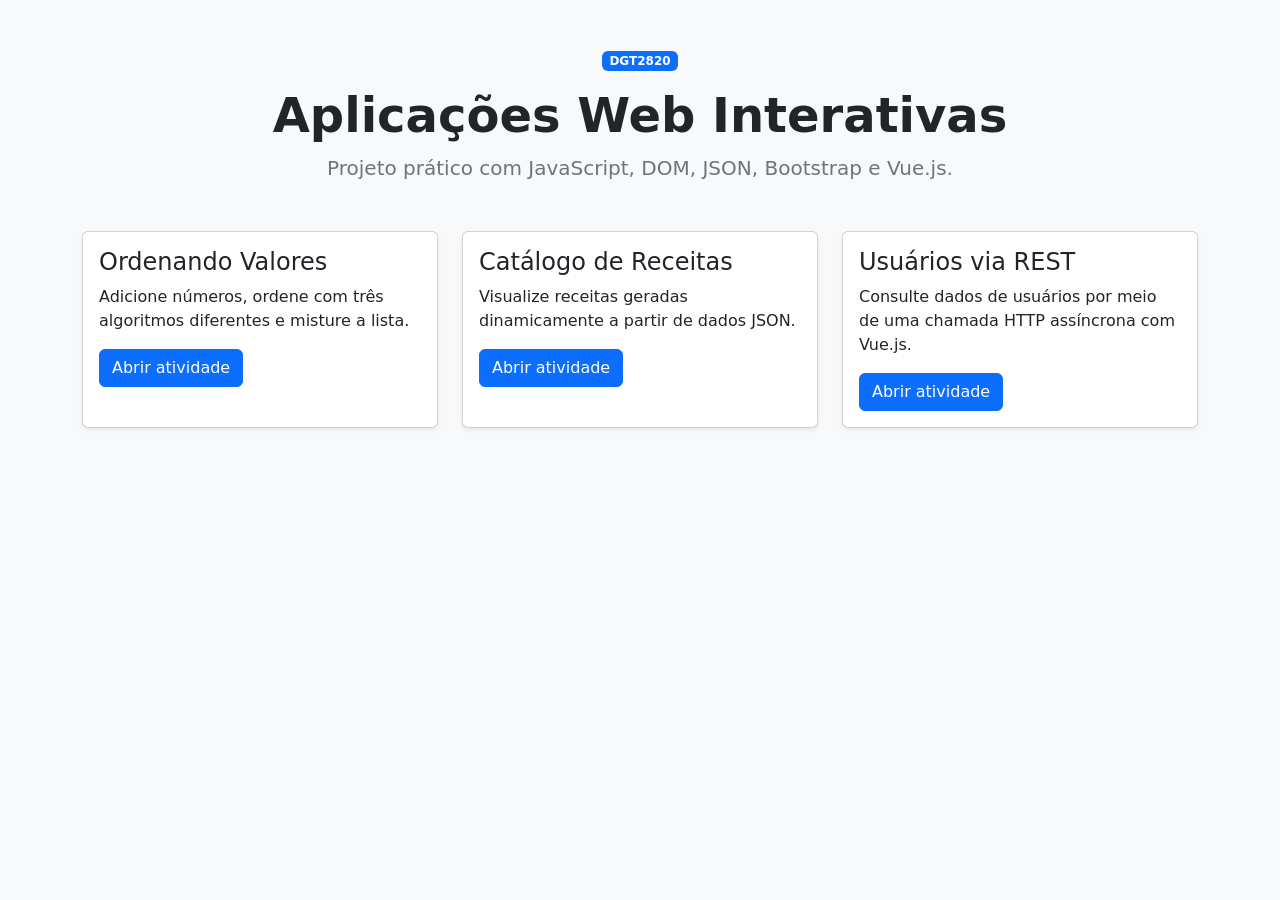
<file: exemplosjs/index.html>
<!DOCTYPE html>
<html lang="pt-br">
<head>
  <meta charset="UTF-8">
  <meta name="viewport" content="width=device-width, initial-scale=1.0">
  <title>Projeto DGT2820</title>
  <link rel="stylesheet" href="https://cdn.jsdelivr.net/npm/bootstrap@5.3.3/dist/css/bootstrap.min.css">
  <link rel="stylesheet" href="css/style.css">
</head>
<body class="bg-light">
  <main class="container py-5">
    <header class="text-center mb-5">
      <span class="badge text-bg-primary mb-3">DGT2820</span>
      <h1 class="display-5 fw-bold">Aplicações Web Interativas</h1>
      <p class="lead text-secondary">Projeto prático com JavaScript, DOM, JSON, Bootstrap e Vue.js.</p>
    </header>
    <div class="row g-4">
      <div class="col-md-4">
        <section class="card h-100 shadow-sm">
          <div class="card-body">
            <h2 class="h4 card-title">Ordenando Valores</h2>
            <p class="card-text">Adicione números, ordene com três algoritmos diferentes e misture a lista.</p>
            <a class="btn btn-primary" href="ordenando.html">Abrir atividade</a>
          </div>
        </section>
      </div>
      <div class="col-md-4">
        <section class="card h-100 shadow-sm">
          <div class="card-body">
            <h2 class="h4 card-title">Catálogo de Receitas</h2>
            <p class="card-text">Visualize receitas geradas dinamicamente a partir de dados JSON.</p>
            <a class="btn btn-primary" href="receitas.html">Abrir atividade</a>
          </div>
        </section>
      </div>
      <div class="col-md-4">
        <section class="card h-100 shadow-sm">
          <div class="card-body">
            <h2 class="h4 card-title">Usuários via REST</h2>
            <p class="card-text">Consulte dados de usuários por meio de uma chamada HTTP assíncrona com Vue.js.</p>
            <a class="btn btn-primary" href="usuarios.html">Abrir atividade</a>
          </div>
        </section>
      </div>
    </div>
  </main>
</body>
</html>
</file>
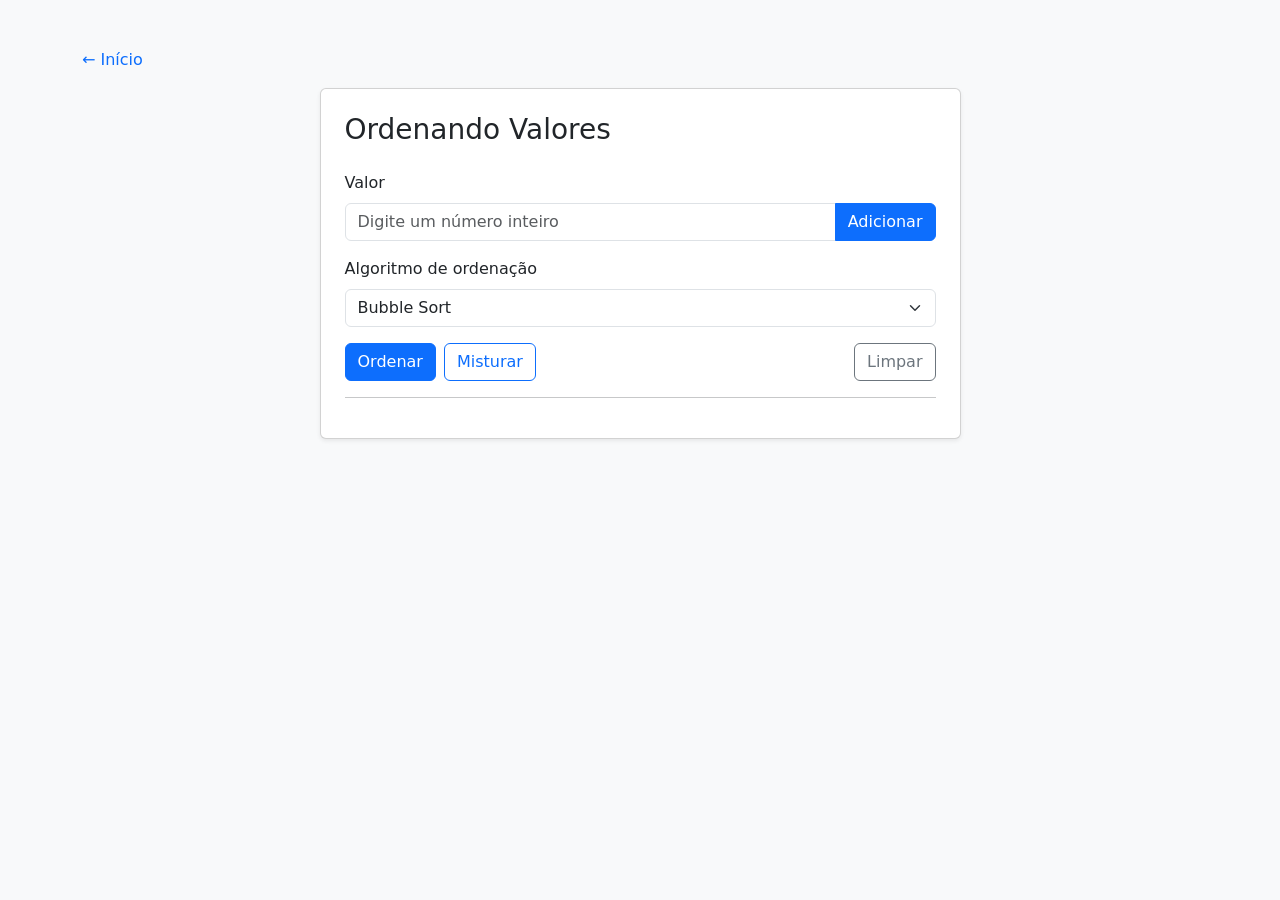
<file: exemplosjs/ordenando.html>
<!DOCTYPE html>
<html lang="pt-br">
<head>
  <meta charset="UTF-8">
  <meta name="viewport" content="width=device-width, initial-scale=1.0">
  <title>Ordenando Valores</title>
  <link rel="stylesheet" href="https://cdn.jsdelivr.net/npm/bootstrap@5.3.3/dist/css/bootstrap.min.css">
  <link rel="stylesheet" href="css/style.css">
  <script src="js/ordenando.js" defer></script>
  <script>
    function renderizarLista(valores) {
      const lista = document.getElementById("valores");
      lista.innerHTML = valores.map(valor => `<li>${valor}</li>`).reduce((html, item) => html + item, "");
    }

    function add() {
      const campo = document.getElementById("valor");
      const lista = document.getElementById("valores");
      const numero = campo.value.trim();

      if (numero === "" || !Number.isInteger(Number(numero))) {
        campo.focus();
        campo.setCustomValidity("Digite um número inteiro.");
        campo.reportValidity();
        campo.setCustomValidity("");
        return;
      }

      const node = document.createElement("li");
      const texto = document.createTextNode(String(Number(numero)));
      node.appendChild(texto);
      lista.appendChild(node);
      campo.value = "";
      campo.focus();
    }

    function ordenar() {
      const lista = document.getElementById("valores");
      const selecao = document.getElementById("algoritmo");
      const vetor = Array.from(lista.children).map(item => parseInt(item.innerHTML, 10));

      if (selecao.selectedIndex === 0) {
        bubble_sort(vetor);
      } else if (selecao.selectedIndex === 1) {
        selection_sort(vetor);
      } else {
        quick_sort(vetor, 0, vetor.length - 1);
      }

      renderizarLista(vetor);
    }

    function misturar() {
      const lista = document.getElementById("valores");
      const vetor = Array.from(lista.children).map(item => parseInt(item.innerHTML, 10));
      shuffle(vetor, Math.max(vetor.length * 2, 1));
      renderizarLista(vetor);
    }

    document.addEventListener("DOMContentLoaded", () => {
      document.getElementById("valor").addEventListener("keydown", evento => {
        if (evento.key === "Enter") add();
      });
    });
  </script>
</head>
<body class="bg-light">
  <main class="container py-5">
    <a href="index.html" class="text-decoration-none">← Início</a>
    <div class="row justify-content-center mt-3">
      <div class="col-lg-7">
        <section class="card shadow-sm">
          <div class="card-body p-4">
            <h1 class="h3 mb-4">Ordenando Valores</h1>
            <label for="valor" class="form-label">Valor</label>
            <div class="input-group mb-3">
              <input type="number" step="1" class="form-control" id="valor" placeholder="Digite um número inteiro">
              <button class="btn btn-primary" type="button" onclick="add()">Adicionar</button>
            </div>
            <label for="algoritmo" class="form-label">Algoritmo de ordenação</label>
            <select class="form-select mb-3" id="algoritmo">
              <option>Bubble Sort</option>
              <option>Selection Sort</option>
              <option>Quick Sort</option>
            </select>
            <div class="d-flex gap-2 mb-3">
              <button class="btn btn-primary" type="button" onclick="ordenar()">Ordenar</button>
              <button class="btn btn-outline-primary" type="button" onclick="misturar()">Misturar</button>
              <button class="btn btn-outline-secondary ms-auto" type="button" onclick="document.getElementById('valores').innerHTML = ''">Limpar</button>
            </div>
            <hr>
            <ul id="valores" class="mb-0"></ul>
          </div>
        </section>
      </div>
    </div>
  </main>
</body>
</html>
</file>
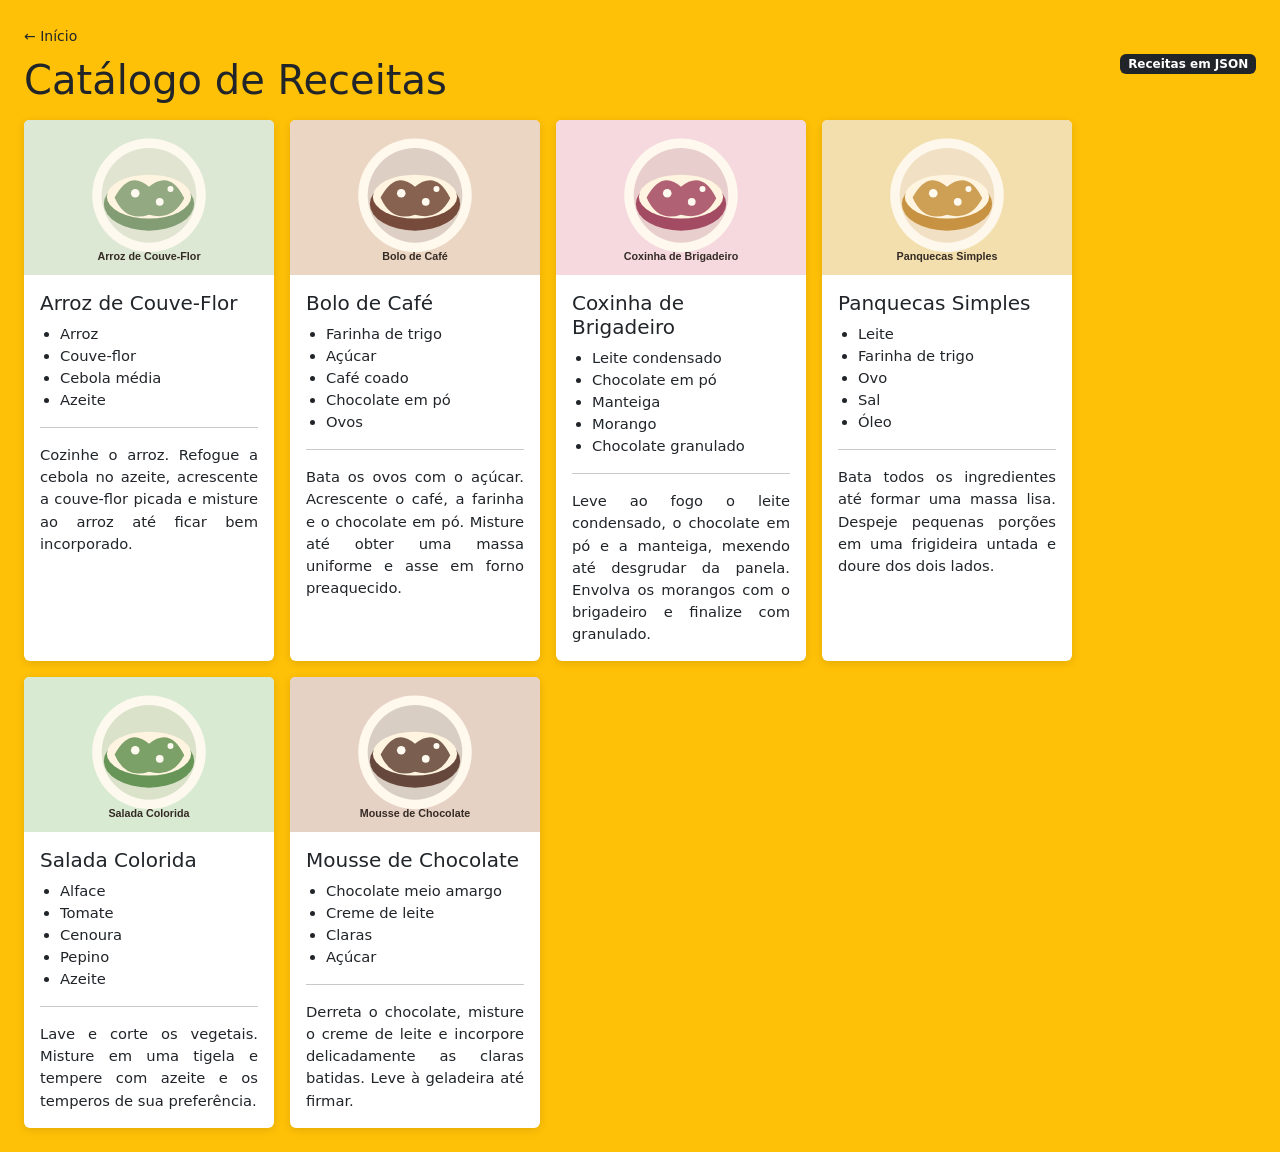
<file: exemplosjs/receitas.html>
<!DOCTYPE html>
<html lang="pt-br">
<head>
  <meta charset="UTF-8">
  <meta name="viewport" content="width=device-width, initial-scale=1.0">
  <title>Catálogo de Receitas</title>
  <link rel="stylesheet" href="https://cdn.jsdelivr.net/npm/bootstrap@5.3.3/dist/css/bootstrap.min.css">
  <link rel="stylesheet" href="css/style.css">
  <script>
    const receitas = [
      {
        titulo: "Arroz de Couve-Flor",
        imagem: "img/arroz-couve-flor.svg",
        ingredientes: ["Arroz", "Couve-flor", "Cebola média", "Azeite"],
        preparo: "Cozinhe o arroz. Refogue a cebola no azeite, acrescente a couve-flor picada e misture ao arroz até ficar bem incorporado."
      },
      {
        titulo: "Bolo de Café",
        imagem: "img/bolo-cafe.svg",
        ingredientes: ["Farinha de trigo", "Açúcar", "Café coado", "Chocolate em pó", "Ovos"],
        preparo: "Bata os ovos com o açúcar. Acrescente o café, a farinha e o chocolate em pó. Misture até obter uma massa uniforme e asse em forno preaquecido."
      },
      {
        titulo: "Coxinha de Brigadeiro",
        imagem: "img/coxinha-brigadeiro.svg",
        ingredientes: ["Leite condensado", "Chocolate em pó", "Manteiga", "Morango", "Chocolate granulado"],
        preparo: "Leve ao fogo o leite condensado, o chocolate em pó e a manteiga, mexendo até desgrudar da panela. Envolva os morangos com o brigadeiro e finalize com granulado."
      },
      {
        titulo: "Panquecas Simples",
        imagem: "img/panquecas.svg",
        ingredientes: ["Leite", "Farinha de trigo", "Ovo", "Sal", "Óleo"],
        preparo: "Bata todos os ingredientes até formar uma massa lisa. Despeje pequenas porções em uma frigideira untada e doure dos dois lados."
      },
      {
        titulo: "Salada Colorida",
        imagem: "img/salada.svg",
        ingredientes: ["Alface", "Tomate", "Cenoura", "Pepino", "Azeite"],
        preparo: "Lave e corte os vegetais. Misture em uma tigela e tempere com azeite e os temperos de sua preferência."
      },
      {
        titulo: "Mousse de Chocolate",
        imagem: "img/mousse.svg",
        ingredientes: ["Chocolate meio amargo", "Creme de leite", "Claras", "Açúcar"],
        preparo: "Derreta o chocolate, misture o creme de leite e incorpore delicadamente as claras batidas. Leve à geladeira até firmar."
      }
    ];

    const getListaIngredientes = rec => {
      let texto = "<ul>";
      texto += rec.ingredientes.map(ingrediente => `<li>${ingrediente}</li>`).reduce((html, item) => html + item, "");
      texto += "</ul>";
      return texto;
    };

    const getCard = rec => `
      <div class="card receita-card">
        <img src="${rec.imagem}" class="card-img-top" alt="${rec.titulo}">
        <div class="card-body">
          <h2 class="card-title h5">${rec.titulo}</h2>
          <div class="card-text">
            ${getListaIngredientes(rec)}
            <hr>
            <p class="mb-0">${rec.preparo}</p>
          </div>
        </div>
      </div>
    `;

    function preencheCatalogo() {
      const catalogo = document.getElementById("pnlCatalogo");
      const html = receitas.map(rec => getCard(rec)).reduce((resultado, card) => resultado + card, "");
      catalogo.innerHTML = html;
    }
  </script>
</head>
<body class="bg-warning" onload="preencheCatalogo()">
  <main class="container-fluid py-4 px-3 px-md-4">
    <div class="d-flex align-items-center justify-content-between flex-wrap gap-2 mb-3">
      <div>
        <a href="index.html" class="text-dark text-decoration-none small">← Início</a>
        <h1 class="mt-2 mb-0">Catálogo de Receitas</h1>
      </div>
      <span class="badge text-bg-dark">Receitas em JSON</span>
    </div>
    <div id="pnlCatalogo" class="d-flex flex-wrap gap-3 justify-content-center justify-content-lg-start"></div>
  </main>
</body>
</html>
</file>
<file: exemplosjs/css/style.css>
:root {
  color-scheme: light;
}

body {
  min-height: 100vh;
}

.receita-card {
  width: 250px;
  max-width: 100%;
  border: 0;
  box-shadow: 0 2px 8px rgba(0, 0, 0, 0.12);
}

.receita-card .card-img-top {
  height: 155px;
  object-fit: cover;
}

.receita-card .card-body {
  display: flex;
  flex-direction: column;
}

.receita-card .card-text {
  font-size: 0.92rem;
  text-align: justify;
}

.receita-card ul {
  padding-left: 1.25rem;
  margin-bottom: 0.75rem;
}

.avatar-usuario {
  width: 100%;
  aspect-ratio: 1 / 1;
  object-fit: cover;
  background: #f8f9fa;
}

@media (max-width: 575.98px) {
  .receita-card {
    width: min(100%, 340px);
  }
}
</file>
